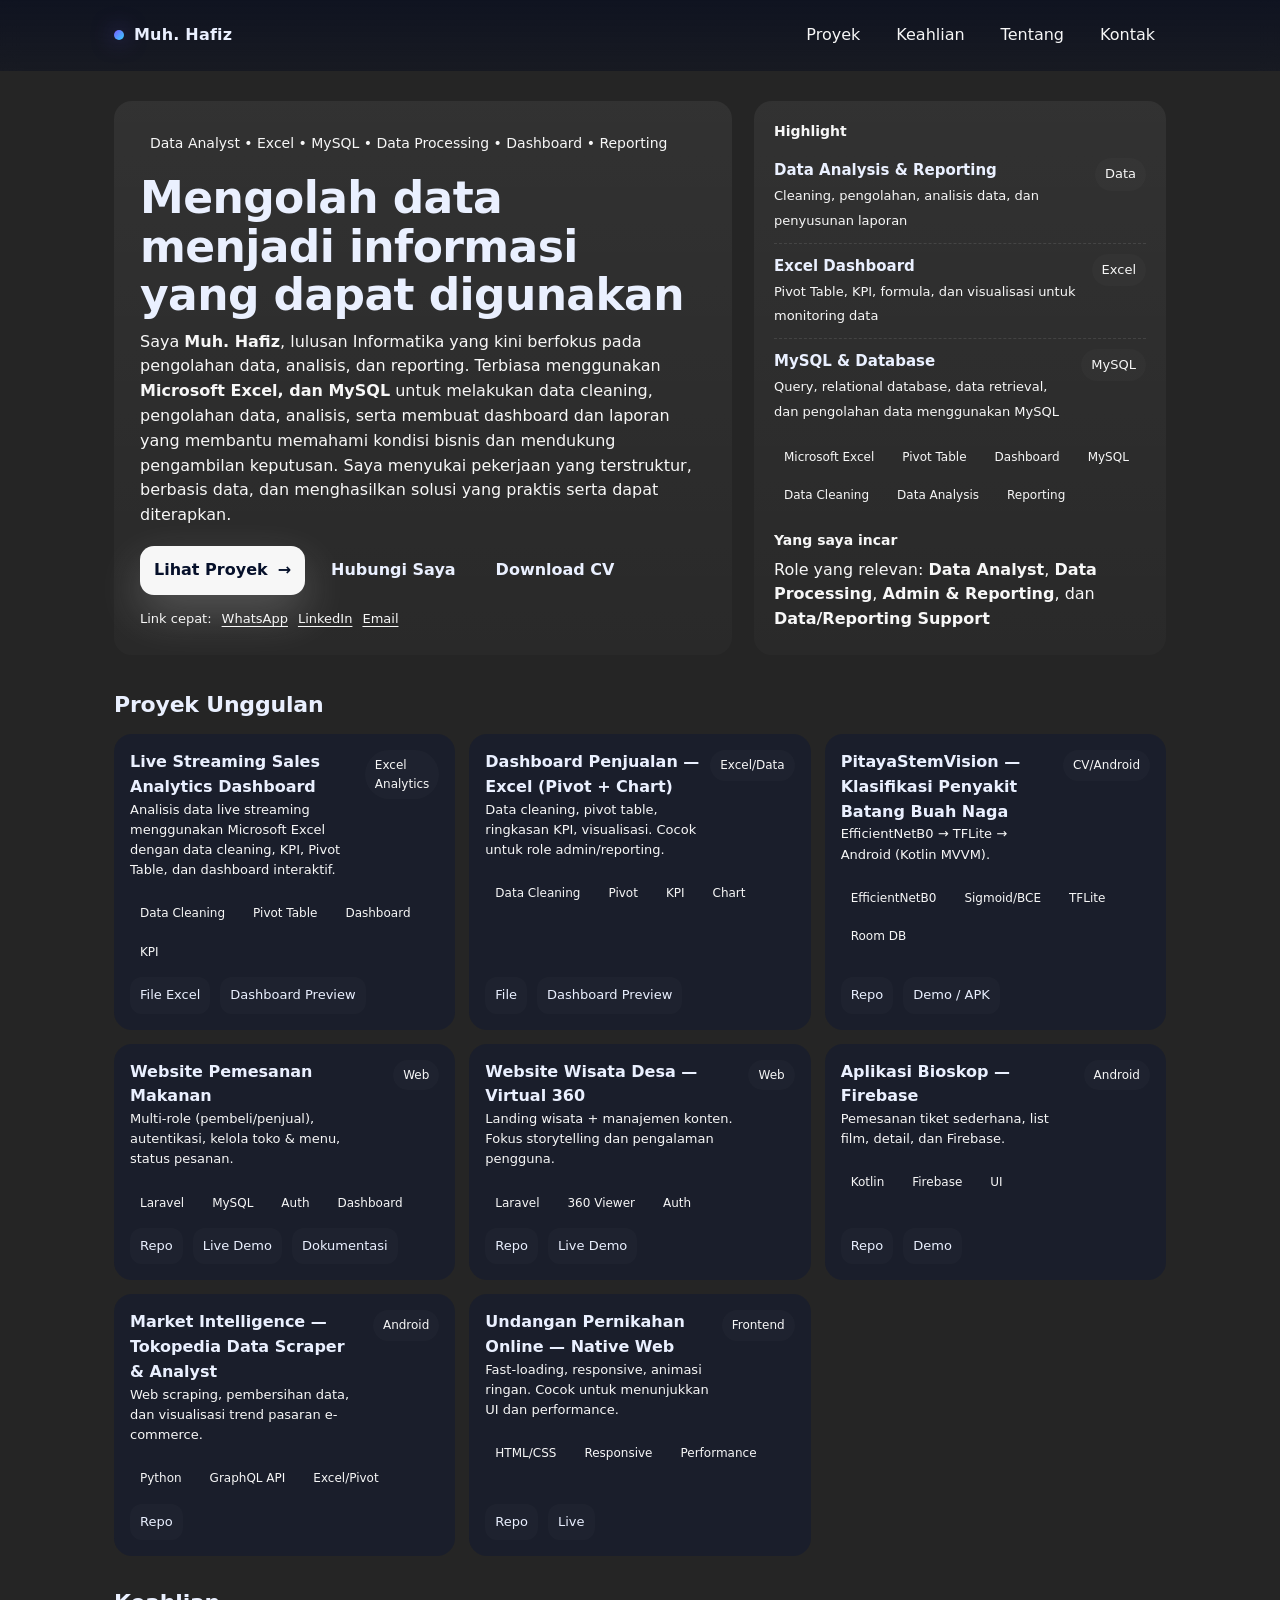
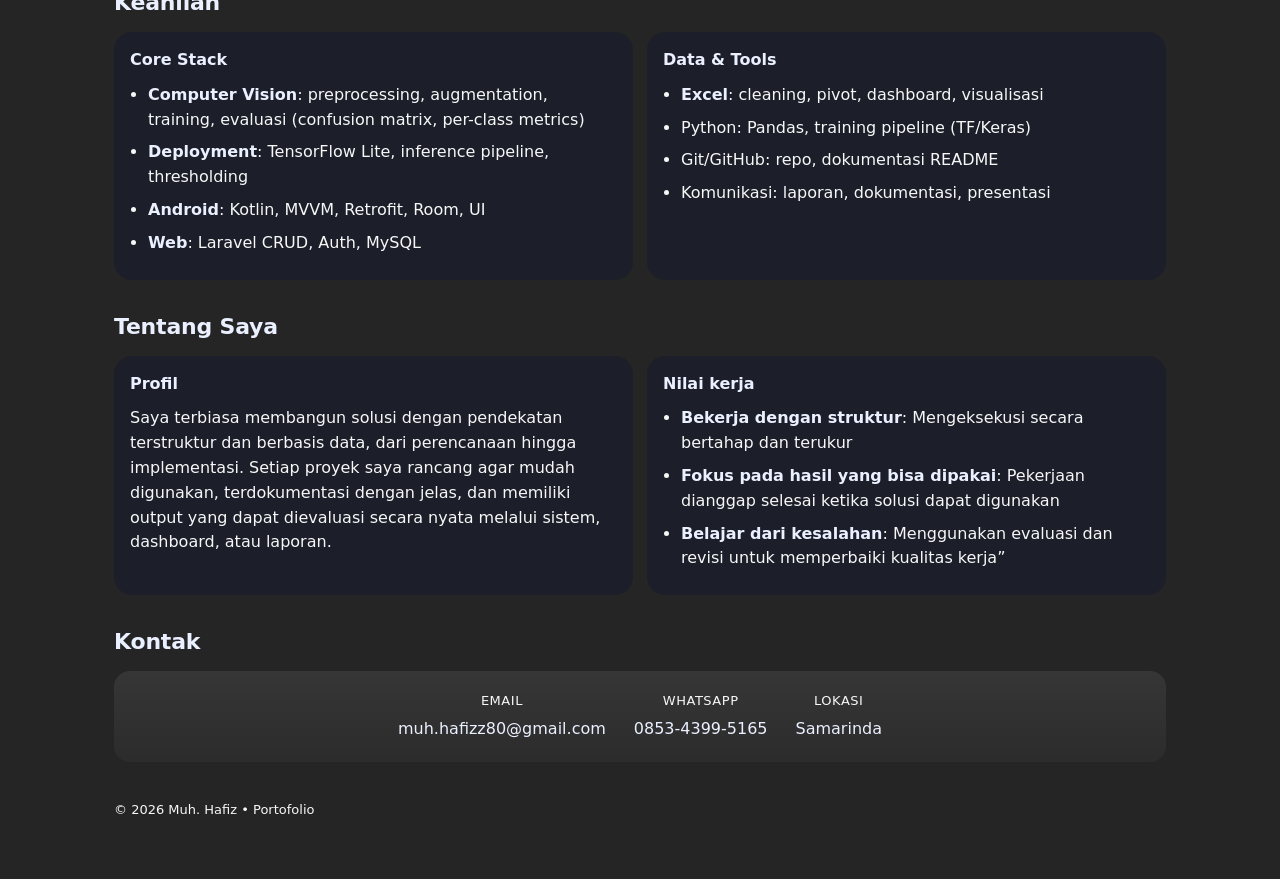
<file: index.html>
<!doctype html>
<html lang="id">

<head>
  <meta charset="utf-8" />
  <meta name="viewport" content="width=device-width,initial-scale=1" />
  <meta name="description" content="Portofolio – Computer Vision, Android (Kotlin), Web (Laravel), Data/Excel." />
  <title>Portofolio | Muh. Hafiz</title>

  <link rel="stylesheet" href="index.css">
  <script src="index.js" defer></script>
</head>

<body>
  <!-- NAV -->
  <div class="nav">
    <div class="nav-inner">
      <a class="brand" href="#top">
        <span class="dot"></span>
        <span>Muh. Hafiz</span>
      </a>
      <div class="nav-links">
        <a href="#projects">Proyek</a>
        <a href="#skills">Keahlian</a>
        <a href="#about">Tentang</a>
        <a href="#contact">Kontak</a>
      </div>
    </div>
  </div>

  <main id="top" class="container">
    <!-- HERO -->
    <div class="hero">
      <div class="panel hero-left">
        <div class="kicker">
          <span class="pill">Data Analyst • Excel • MySQL • Data Processing • Dashboard • Reporting</span>
        </div>

        <h1>Mengolah data menjadi informasi yang dapat digunakan</h1>

        <p class="sub">
          Saya <b>Muh. Hafiz</b>, lulusan Informatika yang kini berfokus pada
          pengolahan data, analisis, dan reporting. Terbiasa menggunakan
          <b>Microsoft Excel, dan MySQL</b> untuk melakukan data cleaning,
          pengolahan data, analisis, serta membuat dashboard dan laporan yang
          membantu memahami kondisi bisnis dan mendukung pengambilan keputusan.
          Saya menyukai pekerjaan yang terstruktur, berbasis data, dan menghasilkan
          solusi yang praktis serta dapat diterapkan.
        </p>

        <div class="cta-row">
          <a class="btn primary" href="#projects" aria-label="Lihat proyek">
            Lihat Proyek
            <span aria-hidden="true">→</span>
          </a>
          <a class="btn" href="#contact" aria-label="Kontak">
            Hubungi Saya
          </a>
          <a class="btn" href="https://drive.google.com/file/d/15HTfJXdwcGzHtK46HVZusKbVDT6UGyqi/view?usp=sharing"
            id="cvBtn" aria-label="Download CV">
            Download CV
          </a>
        </div>

        <div class="mini">
          <span class="muted">Link cepat:</span>
          <a href="https://wa.me/6285343995165" target="_blank" rel="noreferrer">WhatsApp</a>
          <a href="https://www.linkedin.com/in/muh-hafiz-37815b249/" target="_blank" rel="noreferrer">LinkedIn</a>
          <a href="https://mail.google.com/mail/?view=cm&fs=1&to=muh.hafizz80@gmail.com" id="emailQuick">Email</a>
        </div>


      </div>

      <div class="panel hero-right">
        <div class="card">
          <h3>Highlight</h3>

          <div class="metric">
            <div>
              <b>Data Analysis & Reporting</b><br />
              <span>Cleaning, pengolahan, analisis data, dan penyusunan laporan</span>
            </div>
            <span class="badge">Data</span>
          </div>

          <div class="metric">
            <div>
              <b>Excel Dashboard</b><br />
              <span>Pivot Table, KPI, formula, dan visualisasi untuk monitoring data</span>
            </div>
            <span class="badge">Excel</span>
          </div>

          <div class="metric">
            <div>
              <b>MySQL & Database</b><br />
              <span>Query, relational database, data retrieval, dan pengolahan data menggunakan MySQL</span>
            </div>
            <span class="badge">MySQL</span>
          </div>

          <div class="tagrow">
            <span class="tag">Microsoft Excel</span>
            <span class="tag">Pivot Table</span>
            <span class="tag">Dashboard</span>            
            <span class="tag">MySQL</span>
            <span class="tag">Data Cleaning</span>
            <span class="tag">Data Analysis</span>
            <span class="tag">Reporting</span>
          </div>
        </div>

        <div class="card">
          <h3>Yang saya incar</h3>
          <p class="muted" style="margin:0">
            Role yang relevan: <b>Data Analyst</b>, <b>Data Processing</b>,
            <b>Admin & Reporting</b>, dan <b>Data/Reporting Support</b>
          </p>
        </div>
      </div>
    </div>

    <!-- PROJECTS -->
    <section id="projects">
      <div class="section-title">
        <h2>Proyek Unggulan</h2>
      </div>

      <div class="grid">

        <!-- INI EXCEL DATA LIve Streaming -->
        <article class="proj">
          <div class="proj-top">
            <div>
              <h3>Live Streaming Sales Analytics Dashboard</h3>
              <p>
                Analisis data live streaming menggunakan Microsoft Excel dengan data cleaning, KPI, Pivot Table, dan
                dashboard interaktif.
              </p>
            </div>
            <span class="badge">Excel Analytics</span>
          </div>

          <div class="tagrow">
            <span class="tag">Data Cleaning</span>
            <span class="tag">Pivot Table</span>
            <span class="tag">Dashboard</span>
            <span class="tag">KPI</span>
          </div>

          <div class="links">
            <a class="link" href="https://1drv.ms/x/c/0f1575c4f38609da/IQCZC6khh9XZR6wJltDtoeeLAWXtpplkmQ3g7SAWzFHB4Nk"
              target="_blank" rel="noreferrer">
              File Excel
            </a>
            <a class="link"
              href="https://raw.githubusercontent.com/Hafizz7/Portofolio/main/FIle/Excel/LiveStreaming/Dashboard%20Live.jpg"
              target="_blank" rel="noreferrer">
              Dashboard Preview
            </a>
          </div>
        </article>


        <!-- INI EXCEL DATA PENJUALAN -->
        <article class="proj">
          <div class="proj-top">
            <div>
              <h3>Dashboard Penjualan — Excel (Pivot + Chart)</h3>
              <p>Data cleaning, pivot table, ringkasan KPI, visualisasi. Cocok untuk role admin/reporting.</p>
            </div>
            <span class="badge">Excel/Data</span>
          </div>
          <div class="tagrow">
            <span class="tag">Data Cleaning</span>
            <span class="tag">Pivot</span>
            <span class="tag">KPI</span><span class="tag">Chart</span>
          </div>
          <div class="links">
            <a class="link" href="https://1drv.ms/x/c/0f1575c4f38609da/IQB6b9c3gimDSpRXnG5sOuYVAZFp4sfHzXnylZghUxqAOWc"
              target="_blank" rel="noreferrer">File</a>
            <a class="link"
              href="https://raw.githubusercontent.com/Hafizz7/Portofolio/main/FIle/Excel/AnalisiDataPenjualan/Dashboard.jpg"
              target="_blank" rel="noreferrer">
              Dashboard Preview
            </a>
          </div>
        </article>

        <article class="proj">
          <div class="proj-top">
            <div>
              <h3>PitayaStemVision — Klasifikasi Penyakit Batang Buah Naga</h3>
              <p>EfficientNetB0 → TFLite → Android (Kotlin MVVM).</p>
            </div>
            <span class="badge">CV/Android</span>
          </div>
          <div class="tagrow">
            <span class="tag">EfficientNetB0</span><span class="tag">Sigmoid/BCE</span>
            <span class="tag">TFLite</span><span class="tag">Room DB</span>
          </div>
          <div class="links">
            <a class="link" href="#" target="_blank" rel="noreferrer">Repo</a>
            <a class="link" href="https://drive.google.com/file/d/1bxImDBfgQa6rOlnZNQAW-Ei4MJCVVisG/view?usp=sharing"
              target="_blank" rel="noreferrer">Demo / APK</a>

          </div>
        </article>

        <article class="proj">
          <div class="proj-top">
            <div>
              <h3>Website Pemesanan Makanan</h3>
              <p>Multi-role (pembeli/penjual), autentikasi, kelola toko & menu, status pesanan.</p>
            </div>
            <span class="badge">Web</span>
          </div>
          <div class="tagrow">
            <span class="tag">Laravel</span>
            <span class="tag">MySQL</span>
            <span class="tag">Auth</span>
            <span class="tag">Dashboard</span>
          </div>
          <div class="links">
            <a class="link" href="#" target="_blank" rel="noreferrer">Repo</a>
            <a class="link" href="#" target="_blank" rel="noreferrer">Live Demo</a>
            <a class="link" href="#" target="_blank" rel="noreferrer">Dokumentasi</a>
          </div>
        </article>

        <article class="proj">
          <div class="proj-top">
            <div>
              <h3>Website Wisata Desa — Virtual 360</h3>
              <p>Landing wisata + manajemen konten. Fokus storytelling dan pengalaman pengguna.</p>
            </div>
            <span class="badge">Web</span>
          </div>
          <div class="tagrow">
            <span class="tag">Laravel</span><span class="tag">360 Viewer</span>
            <span class="tag">Auth</span>
          </div>
          <div class="links">
            <a class="link" href="#" target="_blank" rel="noreferrer">Repo</a>
            <a class="link" href="#" target="_blank" rel="noreferrer">Live Demo</a>
          </div>
        </article>

        <article class="proj">
          <div class="proj-top">
            <div>
              <h3>Aplikasi Bioskop — Firebase</h3>
              <p>Pemesanan tiket sederhana, list film, detail, dan Firebase.</p>
            </div>
            <span class="badge">Android</span>
          </div>
          <div class="tagrow">
            <span class="tag">Kotlin</span><span class="tag">Firebase</span><span class="tag">UI</span>
          </div>
          <div class="links">
            <a class="link" href="#" target="_blank" rel="noreferrer">Repo</a>
            <a class="link" href="#" target="_blank" rel="noreferrer">Demo</a>
          </div>
        </article>

        <article class="proj">
          <div class="proj-top">
            <div>
              <h3>Market Intelligence — Tokopedia Data Scraper & Analyst</h3>
              <p>Web scraping, pembersihan data, dan visualisasi trend pasaran e-commerce.</p>
            </div>
            <span class="badge">Android</span>
          </div>
          <div class="tagrow">
            <span class="tag">Python</span><span class="tag">GraphQL API</span><span class="tag">Excel/Pivot</span>
          </div>
          <div class="links">
            <a class="link" href="#" target="_blank" rel="noreferrer">Repo</a>
          </div>
        </article>

        <article class="proj">
          <div class="proj-top">
            <div>
              <h3>Undangan Pernikahan Online — Native Web</h3>
              <p>Fast-loading, responsive, animasi ringan. Cocok untuk menunjukkan UI dan performance.</p>
            </div>
            <span class="badge">Frontend</span>
          </div>
          <div class="tagrow">
            <span class="tag">HTML/CSS</span><span class="tag">Responsive</span><span class="tag">Performance</span>
          </div>
          <div class="links">
            <a class="link" href="#" target="_blank" rel="noreferrer">Repo</a>
            <a class="link" href="#" target="_blank" rel="noreferrer">Live</a>
          </div>
        </article>
      </div>
    </section>

    <!-- SKILLS -->
    <section id="skills">
      <div class="section-title">
        <h2>Keahlian</h2>
      </div>

      <div class="two-col">
        <div class="list">
          <b>Core Stack</b>
          <ul>
            <li><span class="hi">Computer Vision</span>: preprocessing, augmentation, training, evaluasi (confusion
              matrix, per-class metrics)</li>
            <li><span class="hi">Deployment</span>: TensorFlow Lite, inference pipeline, thresholding</li>
            <li><span class="hi">Android</span>: Kotlin, MVVM, Retrofit, Room, UI</li>
            <li><span class="hi">Web</span>: Laravel CRUD, Auth, MySQL</li>
          </ul>
        </div>
        <div class="list">
          <b>Data & Tools</b>
          <ul>
            <li><span class="hi">Excel</span>: cleaning, pivot, dashboard, visualisasi</li>
            <li>Python: Pandas, training pipeline (TF/Keras)</li>
            <li>Git/GitHub: repo, dokumentasi README</li>
            <li>Komunikasi: laporan, dokumentasi, presentasi</li>
          </ul>
        </div>
      </div>
    </section>

    <!-- ABOUT -->
    <section id="about">
      <div class="section-title">
        <h2>Tentang Saya</h2>
      </div>

      <div class="two-col">
        <div class="list">
          <b>Profil</b>
          <p class="muted" style="margin:10px 0 0">
            Saya terbiasa membangun solusi dengan pendekatan terstruktur dan berbasis data, dari perencanaan hingga
            implementasi.
            Setiap proyek saya rancang agar mudah digunakan, terdokumentasi dengan jelas, dan memiliki output yang dapat
            dievaluasi secara nyata melalui sistem, dashboard, atau laporan.
          </p>
        </div>
        <div class="list">
          <b>Nilai kerja</b>
          <ul>
            <li><span class="hi">Bekerja dengan struktur</span>: Mengeksekusi secara bertahap dan terukur</li>
            <li><span class="hi">Fokus pada hasil yang bisa dipakai</span>: Pekerjaan dianggap selesai ketika solusi
              dapat digunakan</li>
            <li><span class="hi">Belajar dari kesalahan</span>: Menggunakan evaluasi dan revisi untuk memperbaiki
              kualitas kerja”</li>
          </ul>
        </div>
      </div>
    </section>

    <!-- CONTACT -->
    <section id="contact">
      <div class="section-title">
        <h2>Kontak</h2>

      </div>

      <div class="contact">
        <div class="contact-item">
          <span class="label">Email</span>
          <a href="mailto:muh.hafizz80@gmail.com">muh.hafizz80@gmail.com</a>
        </div>

        <div class="contact-item">
          <span class="label">WhatsApp</span>
          <a href="https://wa.me/6285343995165" target="_blank">0853-4399-5165</a>
        </div>

        <div class="contact-item">
          <span class="label">Lokasi</span>
          <span class="value">Samarinda</span>
        </div>
      </div>
      <div class="foot">
        <span>© <span id="year"></span> Muh. Hafiz • Portofolio</span>
      </div>
    </section>
  </main>

  <script>
    const CONFIG = {
      fullName: "Muh. Hafiz",
      email: "muh.hafizz80@gmail.com",
      whatsapp: "085343995165",
      cvUrl: "https://drive.google.com/file/d/15HTfJXdwcGzHtK46HVZusKbVDT6UGyqi/view?usp=sharing", // isi link CV kamu (Google Drive/Dropbox/hosted)
      githubUrl: "https://github.com/",
      linkedinUrl: "https://www.linkedin.com/"
    };

    document.getElementById("year").textContent = new Date().getFullYear();
    document.getElementById("emailText").textContent = CONFIG.email;
    document.getElementById("waText").textContent = CONFIG.whatsapp;

    const emailQuick = document.getElementById("emailQuick");
    emailQuick.href = `mailto:${CONFIG.email}?subject=Kesempatan%20Kerja%20/%20Kolaborasi%20-%20${encodeURIComponent(CONFIG.fullName)}`;
  </script>
</body>

</html>
</file>
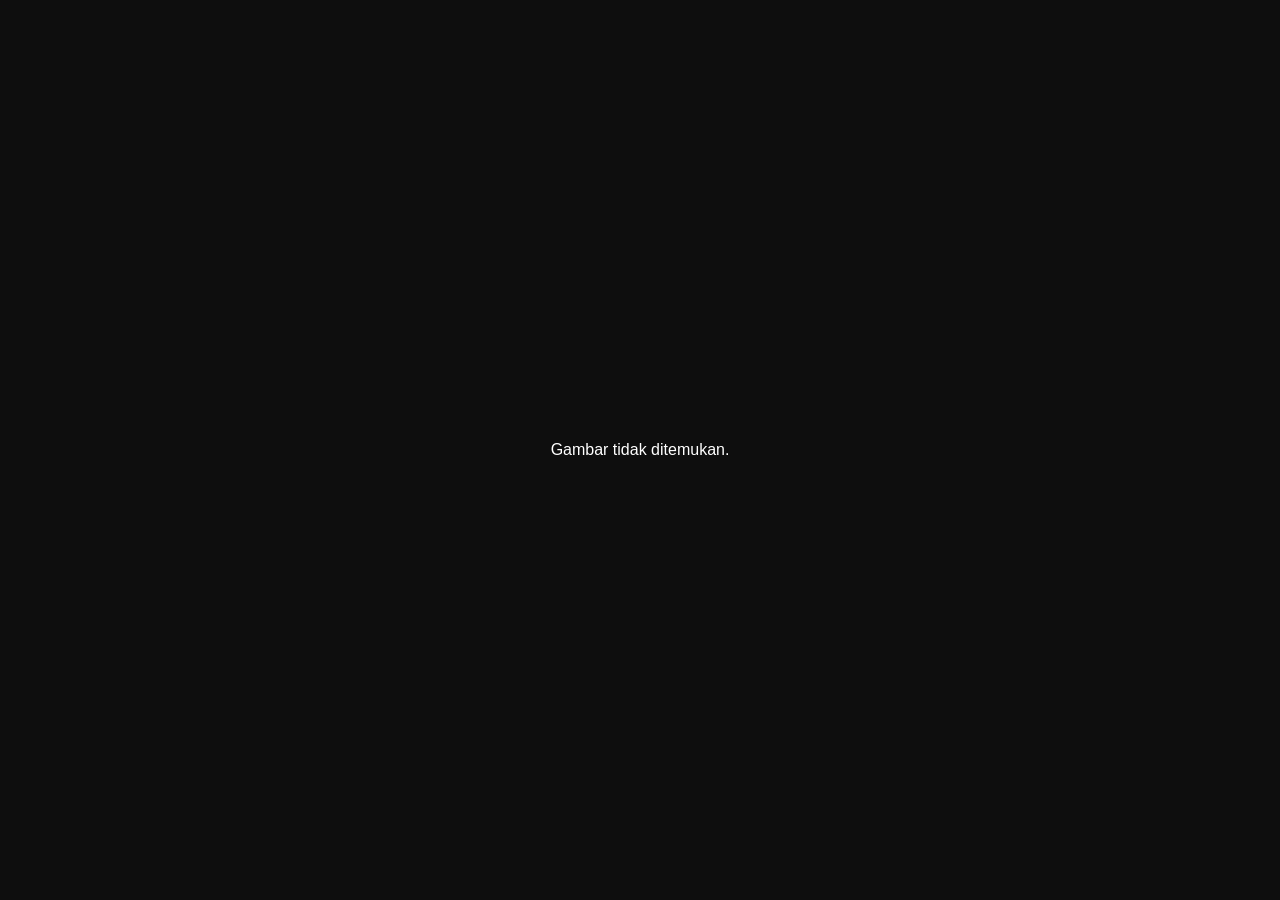
<file: preview.html>
<!DOCTYPE html>
<html lang="en">

<head>
    <meta charset="UTF-8">
    <meta name="viewport" content="width=device-width, initial-scale=1.0">
    <title>Document</title>
    <style>
        body {
            margin: 0;
            background: #0e0e0e;
            display: flex;
            justify-content: center;
            align-items: center;
            min-height: 100vh;
        }

        img {
            max-width: 95%;
            max-height: 95vh;
            border-radius: 8px;
            box-shadow: 0 0 30px rgba(0, 0, 0, .6);
        }

        p {
            color: #fff;
            font-family: sans-serif;
        }
    </style>
</head>

<body>
    <img id="preview-img" src="" alt="Dashboard Preview">

    <script>
        const params = new URLSearchParams(window.location.search);
        const imgUrl = params.get("img");
        const imgEl = document.getElementById("preview-img");

        if (imgUrl) {
            imgEl.src = imgUrl;
        } else {
            document.body.innerHTML = "<p>Gambar tidak ditemukan.</p>";
        }
    </script>
</body>

</html>
</file>
<file: index.css>
:root {
    --bg: #000000da;
    --card: #a9ac2b;
    --muted: #f7f7f7;
    --text: #eaf0ff;
    
    --accent: #7c5cff;
    /* ubah kalau mau */
    --accent2: #35d1ff;
    --ok: #2ee59d;
    --warn: #ffd166;

 
    --radius: 18px;
    --max: 1100px;
}

* {
    box-sizing: border-box
}

html,
body {
    height: 100%
}

body {
    margin: 0;
    font-family: ui-sans-serif, system-ui, -apple-system, Segoe UI, Roboto, Arial, "Helvetica Neue", Helvetica;
    background:
    var(--bg);
    color: var(--text);
    line-height: 1.55;
}

a {
    color: inherit;
    text-decoration: none
}

.container {
    max-width: var(--max);
    margin: 0 auto;
    padding: 24px
}

/* NAV */
.nav {
    position: sticky;
    top: 0;
    z-index: 50;
    backdrop-filter: blur(10px);
    background: linear-gradient(to bottom, rgba(11, 16, 32, .82), rgba(11, 16, 32, .50));
    border-bottom: 1px solid var(--line);
}

.nav-inner {
    max-width: var(--max);
    margin: 0 auto;
    padding: 14px 24px;
    display: flex;
    align-items: center;
    justify-content: space-between;
    gap: 14px;
}

.brand {
    display: flex;
    align-items: center;
    gap: 10px;
    font-weight: 700;
    letter-spacing: .2px;
}

.dot {
    width: 10px;
    height: 10px;
    border-radius: 50%;
    background: linear-gradient(135deg, var(--accent), var(--accent2));
    box-shadow: 0 0 22px rgba(124, 92, 255, .55);
}

.nav-links {
    display: flex;
    gap: 14px;
    flex-wrap: wrap;
    align-items: center
}

.nav-links a {
    padding: 8px 10px;
    border-radius: 10px;
    color: var(--muted);
    border: 1px solid transparent;
}

.nav-links a:hover {
    color: var(--text);
    border-color: var(--line);
    background: rgba(255, 255, 255, .03);
}

/* HERO */
.hero {
    padding: 6px 0 18px;
    display: grid;
    grid-template-columns: 1.2fr .8fr;
    gap: 22px;
    align-items: stretch;
}

@media (max-width: 900px) {
    .hero {
        grid-template-columns: 1fr
    }
}

.panel {
    background: linear-gradient(180deg, rgba(255, 255, 255, .06), rgba(255, 255, 255, .02));
    border: 1px solid var(--line);
    border-radius: var(--radius);
    box-shadow: var(--shadow);
}

.hero-left {
    padding: 26px
}

.kicker {
    color: var(--muted);
    display: flex;
    gap: 10px;
    align-items: center;
    font-size: 14px;
}

.pill {
    display: inline-flex;
    gap: 8px;
    align-items: center;
    padding: 6px 10px;
    border: 1px solid var(--line);
    border-radius: 999px;
    
    color: var(--muted);
}

h1 {
    margin: 14px 0 10px;
    font-size: 44px;
    line-height: 1.1;
    letter-spacing: -.6px;
}

@media (max-width: 520px) {
    h1 {
        font-size: 36px
    }
}

.sub {
    margin: 0;
    color: var(--muted);
    font-size: 16px;
    max-width: 62ch;
}

.cta-row {
    display: flex;
    gap: 12px;
    flex-wrap: wrap;
    margin-top: 18px
}

.btn {
    display: inline-flex;
    align-items: center;
    gap: 10px;
    padding: 12px 14px;
    border-radius: 14px;
    border: 1px solid var(--line);
    
    color: var(--text);
    cursor: pointer;
    font-weight: 600;
}

.btn.primary {
    background-color: #f7f7f7;
    color: #06102a;
    box-shadow: 0 18px 45px rgba(245, 245, 245, 0.22);
}

.btn:hover {
    transform: translateY(-1px)
}

.btn:active {
    transform: translateY(0)
}

.mini {
    font-size: 13px;
    color: var(--muted);
    margin-top: 14px;
    display: flex;
    gap: 10px;
    flex-wrap: wrap;
    align-items: center;
}

.mini a {
    color: var(--muted);
    text-decoration: underline;
    text-underline-offset: 3px;
}

/* HERO RIGHT */
.hero-right {
    padding: 18px;
    display: grid;
    gap: 12px
}

.card {
    padding: 2px;
    border-radius: 16px;
    border: 1px solid var(--line);
    
}

.card h3 {
    margin: 0 0 6px;
    font-size: 14px;
    color: var(--muted);
    font-weight: 600
}

.metric {
    display: flex;
    justify-content: space-between;
    gap: 12px;
    align-items: flex-start;
    padding: 10px 0;
    border-top: 1px dashed rgba(255, 255, 255, .10);
}

.metric:first-of-type {
    border-top: none
}

.metric b {
    font-size: 15px
}

.metric span {
    color: var(--muted);
    font-size: 13px
}

.tagrow {
    display: flex;
    flex-wrap: wrap;
    gap: 8px;
    margin-top: 8px
}

.tag {
    padding: 6px 10px;
    border-radius: 999px;
    border: 1px solid var(--line);
    
    color: var(--muted);
    font-size: 12px;
    white-space: nowrap;
}

/* SECTIONS */
section {
    padding: 15px 0
}

.section-title {
    display: flex;
    align-items: flex-end;
    justify-content: space-between;
    gap: 14px;
    margin-bottom: 12px;
}

.section-title h2 {
    margin: 0;
    font-size: 22px;
    letter-spacing: -.2px;
}

.section-title p {
    margin: 0;
    color: var(--muted);
    font-size: 13px;
}

.grid {
    display: grid;
    grid-template-columns: repeat(3, 1fr);
    gap: 14px;
}

@media (max-width: 980px) {
    .grid {
        grid-template-columns: 1fr 1fr
    }
}

@media (max-width: 640px) {
    .grid {
        grid-template-columns: 1fr
    }
}

.proj {
    padding: 16px;
    border-radius: var(--radius);
    border: 1px solid var(--line);
    background: rgba(15, 24, 51, .45);
    transition: transform .15s ease;
    display: flex;
    flex-direction: column;
    gap: 10px;
}

.proj:hover {
    transform: translateY(-2px)
}

.proj-top {
    display: flex;
    gap: 10px;
    align-items: flex-start;
    justify-content: space-between
}

.badge {
    font-size: 12px;
    padding: 6px 10px;
    border-radius: 999px;
    border: 1px solid var(--line);
    color: var(--muted);
    background: rgba(255, 255, 255, .02);
}

.proj h3 {
    margin: 0;
    font-size: 16px
}

.proj p {
    margin: 0;
    color: var(--muted);
    font-size: 13px
}

.proj .links {
    display: flex;
    gap: 10px;
    flex-wrap: wrap;
    margin-top: auto
}

.link {
    font-size: 13px;
    padding: 8px 10px;
    border-radius: 12px;
    border: 1px solid var(--line);
    background: rgba(255, 255, 255, .02);
    color: var(--text);
}

.link:hover {
    background: rgba(255, 255, 255, .05)
}

/* TIMELINE / VALUES */
.two-col {
    display: grid;
    grid-template-columns: 1fr 1fr;
    gap: 14px;
}

@media (max-width: 900px) {
    .two-col {
        grid-template-columns: 1fr
    }
}

.list {
    padding: 16px;
    border-radius: var(--radius);
    border: 1px solid var(--line);
    background: rgba(15, 24, 51, .40);
}

.list ul {
    margin: 10px 0 0;
    padding-left: 18px;
    color: var(--muted)
}

.list li {
    margin: 8px 0
}

.hi {
    color: var(--text);
    font-weight: 600;
}

/* CONTACT */
.contact {
  display: flex;
  justify-content: center;
  gap: 28px;
  padding: 20px 28px;
  border-radius: 16px;
  border: 1px solid var(--line);
  background: linear-gradient(
    180deg,
    rgba(255,255,255,.08),
    rgba(255,255,255,.03)
  );
}

.contact-item {
  display: flex;
  flex-direction: column;
  align-items: center;
  gap: 6px;
}

.contact-item .label {
  font-size: 13px;
  color: var(--muted);
  letter-spacing: .04em;
  text-transform: uppercase;
}

.contact-item a,
.contact-item .value {
  font-size: 16px;
  font-weight: 500;
  color: var(--text);
  text-decoration: none;
}

.contact-item a:hover {
  text-decoration: underline;
}


@media (max-width: 900px) {
    .contact {
        grid-template-columns: 1fr
    }
}

input,
textarea {
    width: 100%;
    padding: 12px 12px;
    border-radius: 14px;
    border: 1px solid var(--line);
    background: rgba(0, 0, 0, .15);
    color: var(--text);
    outline: none;
    font-size: 14px;
}

textarea {
    min-height: 110px;
    resize: vertical
}

.form {
    display: grid;
    gap: 10px;
}

.foot {
    padding: 16px 0 20px;
    color: var(--muted);
    font-size: 13px;
    display: flex;
    justify-content: space-between;
    gap: 10px;
    flex-wrap: wrap;
    border-top: 1px solid var(--line);
    margin-top: 22px;
}

/* small helper */
.muted {
    color: var(--muted)
}

.hr {
    height: 1px;
    background: var(--line);
    margin: 18px 0
}


/* ============================= */
/* MOBILE HERO REBUILD */
/* ============================= */
@media (max-width: 768px) {

  /* CONTAINER */
  .container {
    padding: 14px;
  }

  /* NAV — ringkas */
  .nav-inner {
    flex-direction: row;
    align-items: center;
    padding: 10px 14px;
  }

  .nav-links {
    display: none; /* sembunyikan menu di mobile */
  }

  /* HERO LAYOUT */
  .hero {
    grid-template-columns: 1fr;
    padding: 20px 0;
    gap: 14px;
  }

  .hero-left,
  .hero-right {
    padding: 16px;
  }

  /* PILL / STACK INFO */
  .pill {
    font-size: 11px;
    padding: 5px 8px;
    line-height: 1.4;
  }

  /* HEADLINE — FIX UTAMA */
  h1 {
    font-size: 26px;
    line-height: 1.25;
    letter-spacing: -0.3px;
    margin: 12px 0 8px;
  }

  /* DESKRIPSI */
  .sub {
    font-size: 14px;
    line-height: 1.65;
    margin-bottom: 14px;
  }

  /* CTA — WAJIB FULL WIDTH */
  .cta-row {
    flex-direction: column;
    gap: 10px;
  }

  .btn {
    width: 100%;
    justify-content: center;
    font-size: 14px;
    padding: 12px;
  }

  .btn.primary {
    font-size: 15px;
  }

  /* MINI LINKS */
  .mini {
    font-size: 12px;
    gap: 8px;
  }

  /* HERO RIGHT — JANGAN TERLIHAT SEPERTI PANEL KEDUA */
  .hero-right {
    background: none;
    border: none;
    box-shadow: none;
    padding: 0;
  }

  .hero-right .card {
    padding: 14px;
  }

  /* METRIC */
  .metric {
    flex-direction: column;
    gap: 4px;
  }

  /* TAGS — JANGAN BESAR */
  .tagrow {
    gap: 6px;
    justify-content: flex-start;
  }

  .tag {
    font-size: 12px;
    padding: 5px 8px;
  }

  /* SECTION TITLE */
  .section-title h2 {
    font-size: 20px;
  }

  /* PROJECT CARD */
  .proj {
    padding: 14px;
  }

  .proj h3 {
    font-size: 15px;
    line-height: 1.3;
  }

  .proj p {
    font-size: 13px;
  }

  /* FOOTER */
  .foot {
    flex-direction: column;
    gap: 6px;
    text-align: center;
    font-size: 12px;
  }
  .contact-item {  
  gap: 1px;
}
  .contact-item .label {
  font-size: 8px;
  
}

.contact {
  display: block;
  justify-content: center;
  gap: 28px;
  padding: 8px ;
  border-radius: 16px;
  border: 1px solid var(--line);
  background: linear-gradient(
    180deg,
    rgba(255,255,255,.08),
    rgba(255,255,255,.03)
  );
}

.contact-item {
  display: block;
  flex-direction: column;
  align-items: center;
  gap: 6px;
}

.contact-item a,
.contact-item .value {
  font-size: 10px;
  
}
.foot {
    padding: 2px;
    color: var(--muted);
    font-size: 8px;    
    margin-top: 12px;
}
.card h3 {
    margin: 0 0 0px;
    font-size: 14px;
    color: var(--muted);
    font-weight: 600
}

}
.popup{
display:none;
position:fixed;
top:0;
left:0;
width:100%;
height:100%;
background:rgba(0,0,0,.8);
justify-content:center;
align-items:center;
}

.popup img{
max-width:90%;
max-height:90%;
}

.popup span{
position:absolute;
top:20px;
right:30px;
color:white;
font-size:30px;
cursor:pointer;
}
</file>
